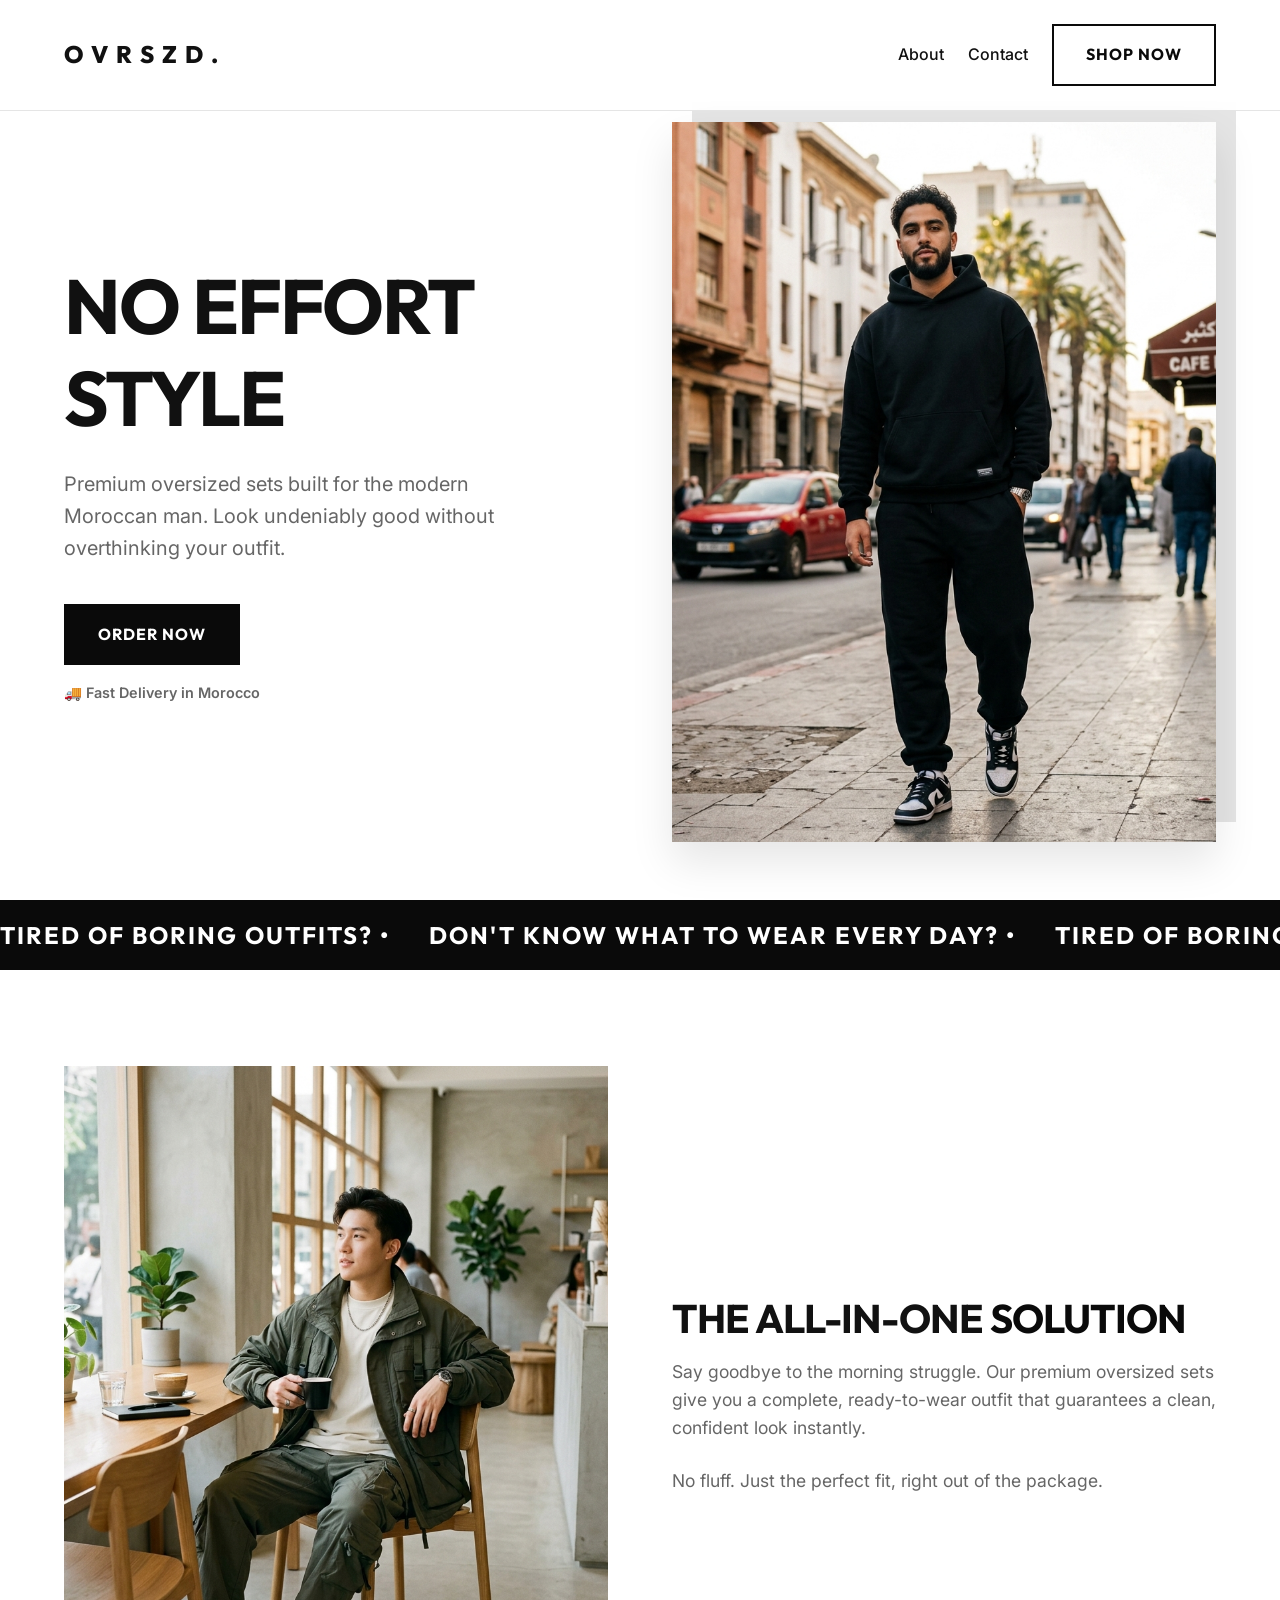
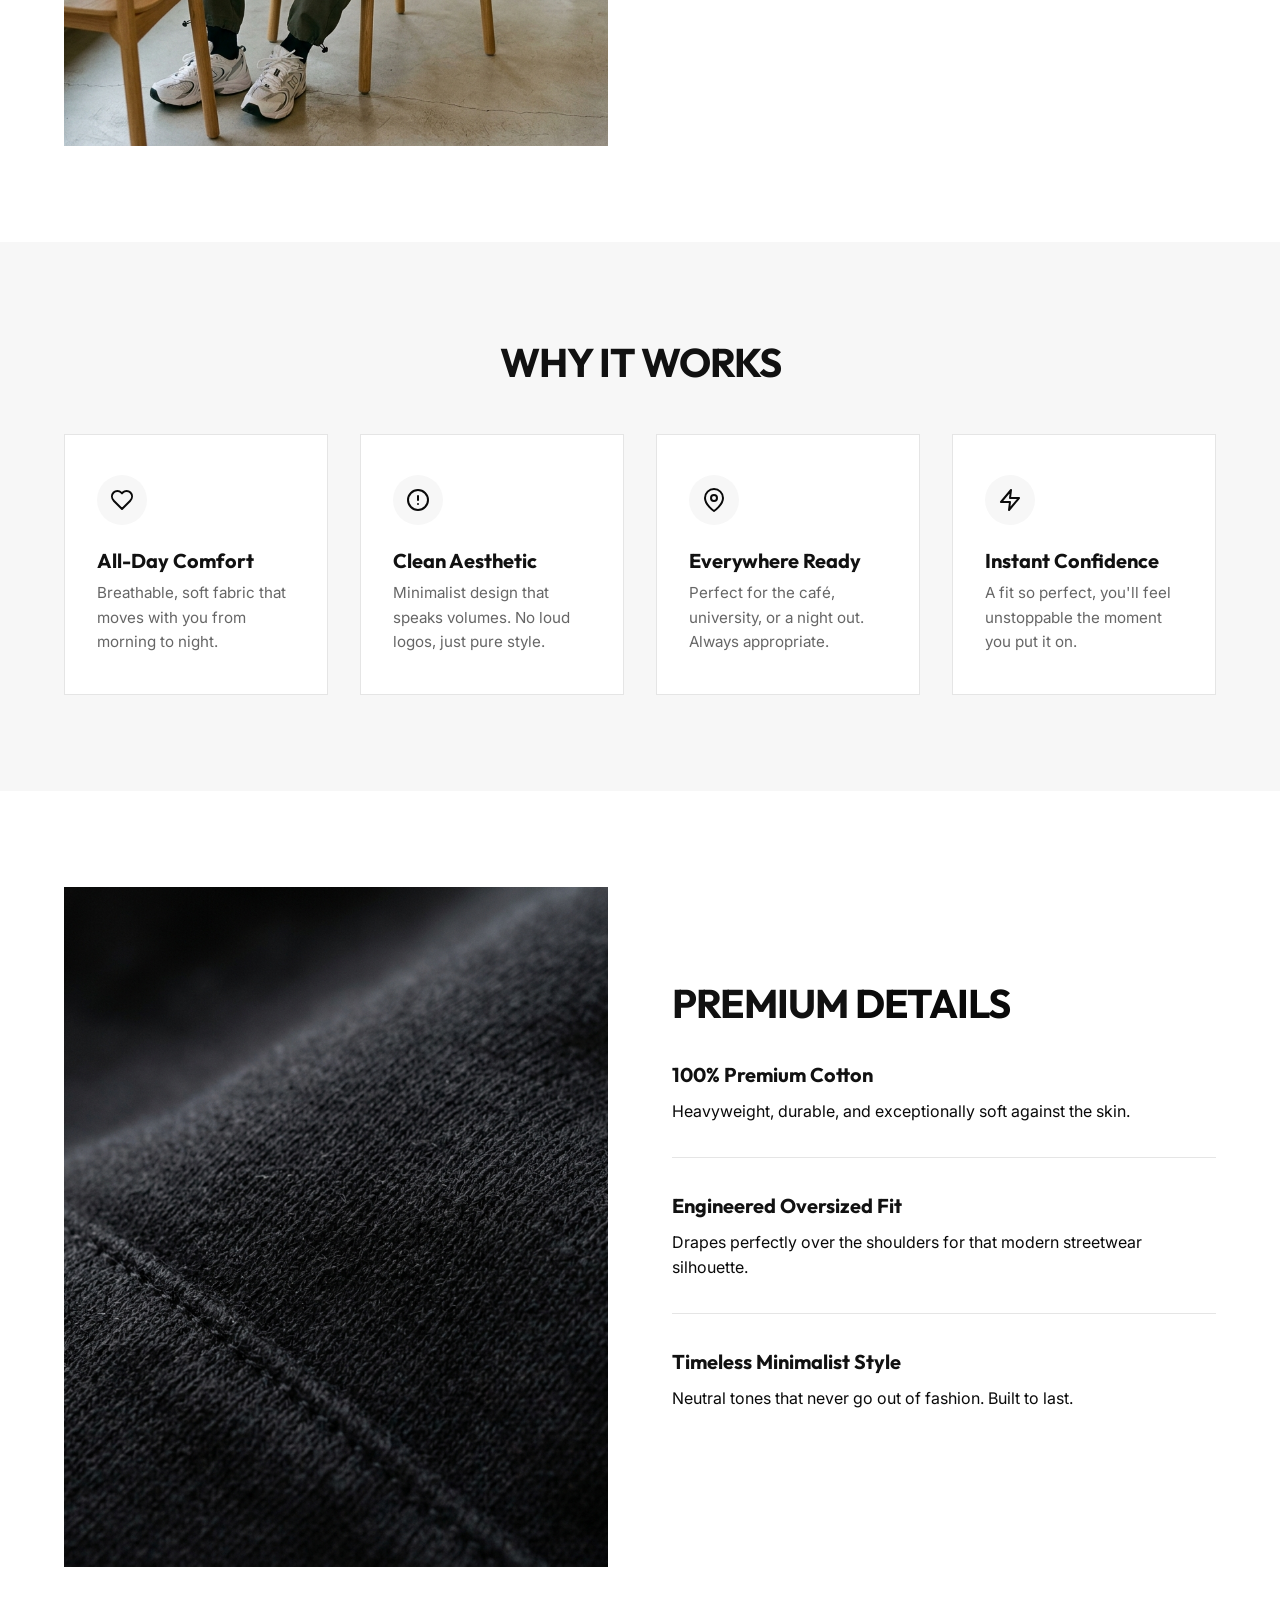
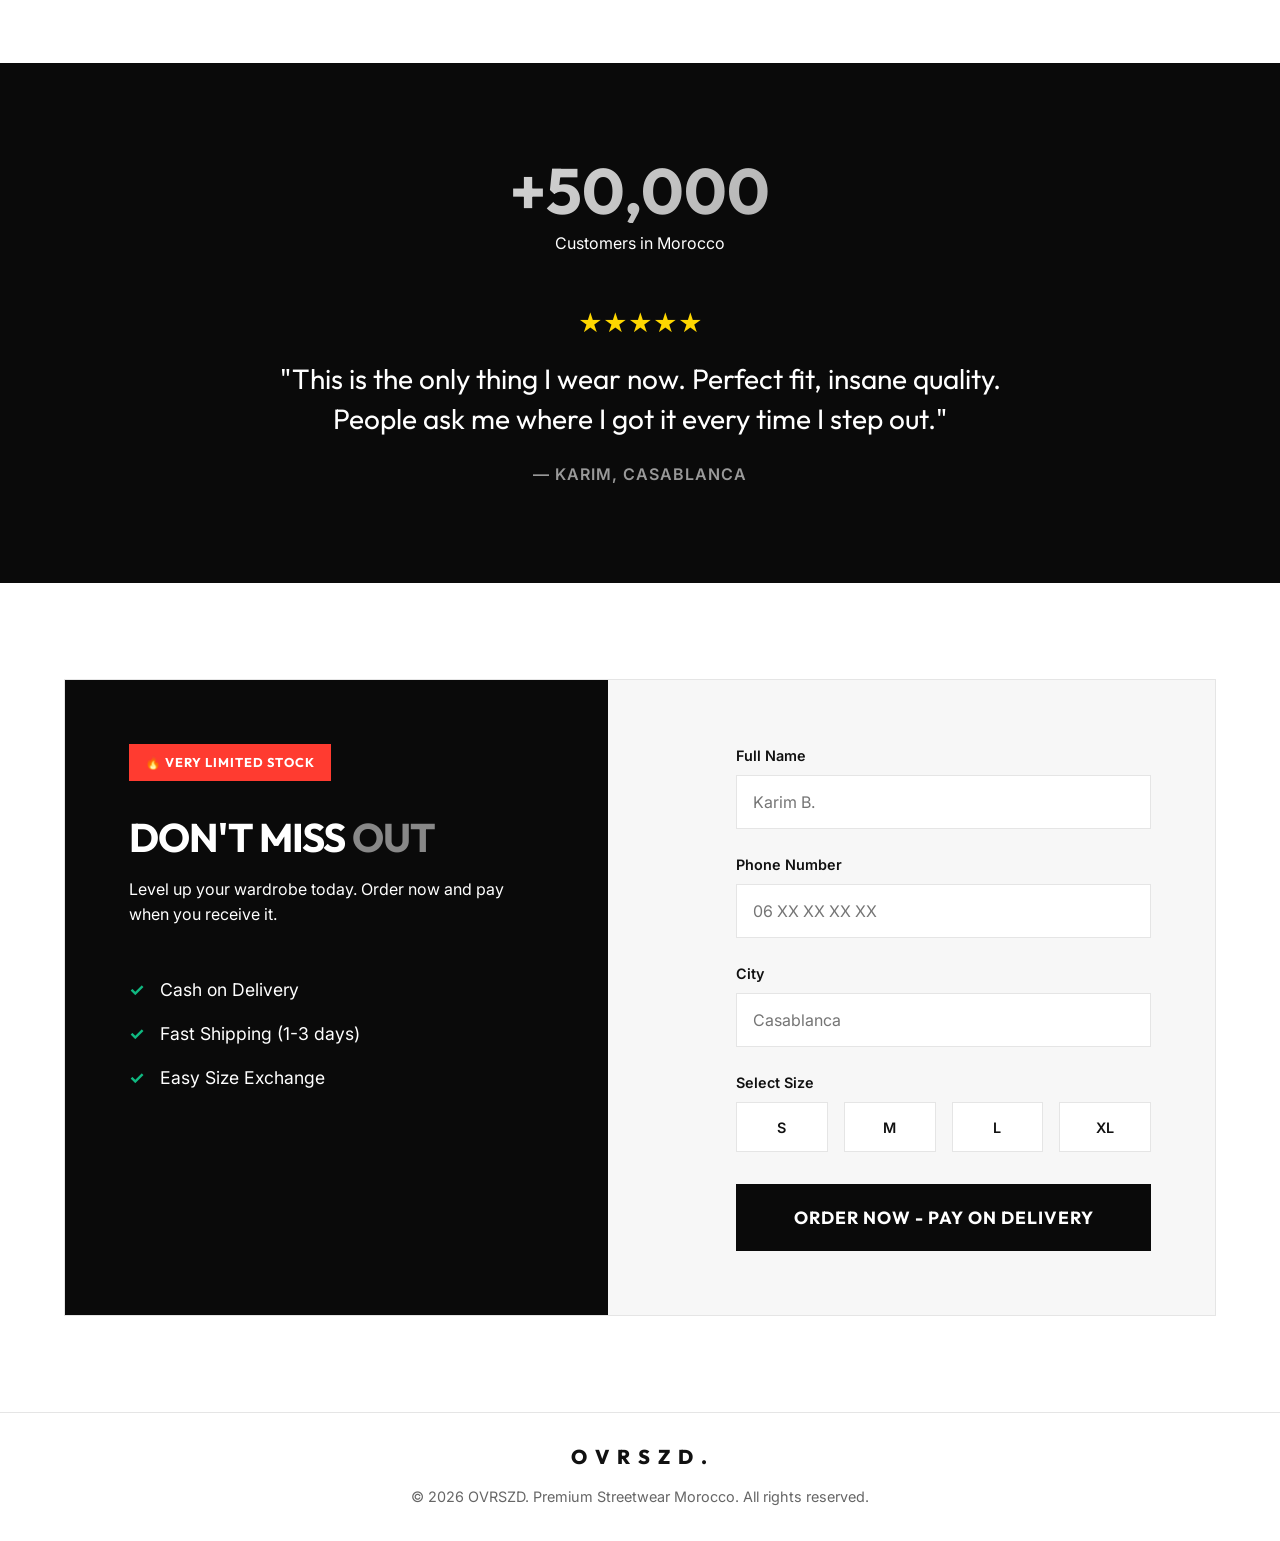
<file: SIE/index.html>
<!DOCTYPE html>
<html lang="en">

<head>
    <meta charset="UTF-8">
    <meta name="viewport" content="width=device-width, initial-scale=1.0">
    <title>Effortless Style | Premium Moroccan Streetwear</title>
    <meta name="description"
        content="Oversized tracksuit and cargo outfits made from premium cotton. Effortless style, comfort all day. Cash on delivery in Morocco.">
    <!-- Google Fonts: Inter for clean text, Outfit for bold modern headings -->
    <link
        href="https://fonts.googleapis.com/css2?family=Inter:wght@300;400;500;600&family=Outfit:wght@500;700;800&display=swap"
        rel="stylesheet">
    <link rel="stylesheet" href="style.css">
</head>

<body>
    <!-- Announcement Bar -->
    <div class="announcement-bar">
        <span>Free Shipping For Orders Over 599 DH</span>
        <svg onclick="this.parentElement.style.display='none'; document.querySelector('.navbar').style.top='0';"
            width="16" height="16" viewBox="0 0 24 24" fill="none" stroke="currentColor" stroke-width="2"
            stroke-linecap="round" stroke-linejoin="round">
            <line x1="18" y1="6" x2="6" y2="18"></line>
            <line x1="6" y1="6" x2="18" y2="18"></line>
        </svg>
    </div>

    <!-- Navbar -->
    <nav class="navbar">
        <div class="mobile-icons left-icons">
            <svg width="28" height="28" viewBox="0 0 24 24" fill="none" stroke="currentColor" stroke-width="2"
                stroke-linecap="round" stroke-linejoin="round">
                <line x1="3" y1="12" x2="21" y2="12"></line>
                <line x1="3" y1="6" x2="21" y2="6"></line>
                <line x1="3" y1="18" x2="21" y2="18"></line>
            </svg>
        </div>
        <div class="logo"><a href="index.html" style="color: inherit; text-decoration: none;">O V R S Z D .</a></div>
        <div class="nav-links" style="display: flex; gap: 24px; align-items: center;">
            <a href="about.html" style="color: inherit; text-decoration: none; font-weight: 500;">About</a>
            <a href="contact.html" style="color: inherit; text-decoration: none; font-weight: 500;">Contact</a>
            <a href="#order" class="btn btn-outline">Shop Now</a>
        </div>
        <div class="mobile-icons right-icons">
            <svg width="24" height="24" viewBox="0 0 24 24" fill="none" stroke="currentColor" stroke-width="2"
                stroke-linecap="round" stroke-linejoin="round">
                <circle cx="11" cy="11" r="8"></circle>
                <line x1="21" y1="21" x2="16.65" y2="16.65"></line>
            </svg>
            <svg width="24" height="24" viewBox="0 0 24 24" fill="none" stroke="currentColor" stroke-width="2"
                stroke-linecap="round" stroke-linejoin="round">
                <path d="M6 2L3 6v14a2 2 0 0 0 2 2h14a2 2 0 0 0 2-2V6l-3-4z"></path>
                <line x1="3" y1="6" x2="21" y2="6"></line>
                <path d="M16 10a4 4 0 0 1-8 0"></path>
            </svg>
        </div>
    </nav>

    <!-- 1. Hero Section -->
    <header class="hero">
        <div class="hero-content">
            <h1>No effort <br>style</h1>
            <p>Premium oversized sets built for the modern Moroccan man. Look undeniably good without overthinking your
                outfit.</p>
            <div class="hero-actions">
                <a href="#order" class="btn btn-primary">Order Now</a>
                <span class="delivery-badge">🚚 Fast Delivery in Morocco</span>
            </div>
        </div>
        <div class="hero-image-wrapper">
            <div class="image-accent"></div>
            <img src="images/hero.png" alt="Young man wearing premium oversized black tracksuit">
        </div>
    </header>

    <!-- 2. Problem Section (Marquee) -->
    <section class="problem">
        <div class="marquee">
            <div class="marquee-content">
                <span>TIRED OF BORING OUTFITS? • </span>
                <span>DON'T KNOW WHAT TO WEAR EVERY DAY? • </span>
                <span>TIRED OF BORING OUTFITS? • </span>
                <span>DON'T KNOW WHAT TO WEAR EVERY DAY? • </span>
                <span>TIRED OF BORING OUTFITS? • </span>
                <span>DON'T KNOW WHAT TO WEAR EVERY DAY? • </span>
            </div>
        </div>
    </section>

    <!-- 3. Solution Section -->
    <section class="solution section-padding">
        <div class="container split">
            <div class="solution-image reveal-on-scroll">
                <img src="images/lifestyle.png" alt="Stylish man in modern cafe wearing streetwear">
            </div>
            <div class="solution-text reveal-on-scroll delay-1">
                <h2 class="section-title">THE ALL-IN-ONE <span>SOLUTION</span></h2>
                <p>Say goodbye to the morning struggle. Our premium oversized sets give you a complete, ready-to-wear
                    outfit that guarantees a clean, confident look instantly.</p>
                <p>No fluff. Just the perfect fit, right out of the package.</p>
            </div>
        </div>
    </section>

    <!-- 4. Benefits Section -->
    <section class="benefits section-padding bg-light">
        <div class="container">
            <h2 class="section-title center">WHY IT WORKS</h2>
            <div class="benefits-grid">
                <div class="benefit-card reveal-on-scroll">
                    <div class="icon-wrapper">
                        <svg width="24" height="24" viewBox="0 0 24 24" fill="none" stroke="currentColor"
                            stroke-width="2" stroke-linecap="round" stroke-linejoin="round">
                            <path
                                d="M20.42 4.58a5.4 5.4 0 0 0-7.65 0l-.77.78-.77-.78a5.4 5.4 0 0 0-7.65 0C1.46 6.7 1.33 10.28 4 13l8 8 8-8c2.67-2.72 2.54-6.3.42-8.42z">
                            </path>
                        </svg>
                    </div>
                    <h3>All-Day Comfort</h3>
                    <p>Breathable, soft fabric that moves with you from morning to night.</p>
                </div>
                <div class="benefit-card reveal-on-scroll delay-1">
                    <div class="icon-wrapper">
                        <svg width="24" height="24" viewBox="0 0 24 24" fill="none" stroke="currentColor"
                            stroke-width="2" stroke-linecap="round" stroke-linejoin="round">
                            <circle cx="12" cy="12" r="10"></circle>
                            <line x1="12" y1="8" x2="12" y2="12"></line>
                            <line x1="12" y1="16" x2="12.01" y2="16"></line>
                        </svg>
                    </div>
                    <h3>Clean Aesthetic</h3>
                    <p>Minimalist design that speaks volumes. No loud logos, just pure style.</p>
                </div>
                <div class="benefit-card reveal-on-scroll delay-2">
                    <div class="icon-wrapper">
                        <svg width="24" height="24" viewBox="0 0 24 24" fill="none" stroke="currentColor"
                            stroke-width="2" stroke-linecap="round" stroke-linejoin="round">
                            <path d="M21 10c0 7-9 13-9 13s-9-6-9-13a9 9 0 0 1 18 0z"></path>
                            <circle cx="12" cy="10" r="3"></circle>
                        </svg>
                    </div>
                    <h3>Everywhere Ready</h3>
                    <p>Perfect for the café, university, or a night out. Always appropriate.</p>
                </div>
                <div class="benefit-card reveal-on-scroll delay-3">
                    <div class="icon-wrapper">
                        <svg width="24" height="24" viewBox="0 0 24 24" fill="none" stroke="currentColor"
                            stroke-width="2" stroke-linecap="round" stroke-linejoin="round">
                            <polygon points="13 2 3 14 12 14 11 22 21 10 12 10 13 2"></polygon>
                        </svg>
                    </div>
                    <h3>Instant Confidence</h3>
                    <p>A fit so perfect, you'll feel unstoppable the moment you put it on.</p>
                </div>
            </div>
        </div>
    </section>

    <!-- 6. Product Details Section -->
    <section class="details section-padding">
        <div class="container split reverse">
            <div class="details-text reveal-on-scroll delay-1">
                <h2 class="section-title">PREMIUM <span>DETAILS</span></h2>
                <ul class="details-list">
                    <li>
                        <strong>100% Premium Cotton</strong>
                        <span>Heavyweight, durable, and exceptionally soft against the skin.</span>
                    </li>
                    <li>
                        <strong>Engineered Oversized Fit</strong>
                        <span>Drapes perfectly over the shoulders for that modern streetwear silhouette.</span>
                    </li>
                    <li>
                        <strong>Timeless Minimalist Style</strong>
                        <span>Neutral tones that never go out of fashion. Built to last.</span>
                    </li>
                </ul>
            </div>
            <div class="details-image reveal-on-scroll">
                <img src="images/detail.png" alt="Close up of premium heavyweight cotton fabric">
            </div>
        </div>
    </section>

    <!-- 5. Social Proof Section -->
    <section class="social-proof section-padding bg-dark text-white">
        <div class="container text-center">
            <div class="proof-stats reveal-on-scroll">
                <h2 class="counter">+50,000</h2>
                <p>Customers in Morocco</p>
            </div>
            <div class="testimonial reveal-on-scroll delay-1">
                <div class="stars">★★★★★</div>
                <p>"This is the only thing I wear now. Perfect fit, insane quality. People ask me where I got it every
                    time I step out."</p>
                <div class="author">— Karim, Casablanca</div>
            </div>
        </div>
    </section>

    <!-- 7 & 8. Urgency & Final CTA -->
    <section id="order" class="checkout-section section-padding">
        <div class="container">
            <div class="checkout-wrapper reveal-on-scroll">
                <div class="checkout-info">
                    <div class="urgency-badge">🔥 VERY LIMITED STOCK</div>
                    <h2 class="section-title">DON'T MISS <span>OUT</span></h2>
                    <p>Level up your wardrobe today. Order now and pay when you receive it.</p>

                    <div class="checkout-features">
                        <div class="feature"><span class="check">✓</span> Cash on Delivery</div>
                        <div class="feature"><span class="check">✓</span> Fast Shipping (1-3 days)</div>
                        <div class="feature"><span class="check">✓</span> Easy Size Exchange</div>
                    </div>
                </div>

                <div class="checkout-form-container">
                    <form class="order-form">
                        <div class="form-row">
                            <div class="form-group">
                                <label for="fullName">Full Name</label>
                                <input type="text" id="fullName" placeholder="Karim B." required>
                            </div>
                        </div>
                        <div class="form-row">
                            <div class="form-group">
                                <label for="phone">Phone Number</label>
                                <input type="tel" id="phone" placeholder="06 XX XX XX XX" required>
                            </div>
                        </div>
                        <div class="form-row">
                            <div class="form-group">
                                <label for="city">City</label>
                                <input type="text" id="city" placeholder="Casablanca" required>
                            </div>
                        </div>
                        <div class="form-row">
                            <div class="form-group">
                                <label>Select Size</label>
                                <div class="size-selector">
                                    <label class="size-option">
                                        <input type="radio" name="size" value="s" required>
                                        <span class="size-box">S</span>
                                    </label>
                                    <label class="size-option">
                                        <input type="radio" name="size" value="m">
                                        <span class="size-box">M</span>
                                    </label>
                                    <label class="size-option">
                                        <input type="radio" name="size" value="l">
                                        <span class="size-box">L</span>
                                    </label>
                                    <label class="size-option">
                                        <input type="radio" name="size" value="xl">
                                        <span class="size-box">XL</span>
                                    </label>
                                </div>
                            </div>
                        </div>
                        <button type="submit" class="btn btn-primary full-width btn-large">Order Now - Pay on
                            Delivery</button>
                    </form>
                </div>
            </div>
        </div>
    </section>

    <footer>
        <div class="container">
            <div class="footer-content">
                <div class="footer-logo">O V R S Z D .</div>
                <p>&copy; 2026 OVRSZD. Premium Streetwear Morocco. All rights reserved.</p>
            </div>
        </div>
    </footer>

    <script>
        // Form submission handling
        document.querySelector('.order-form').addEventListener('submit', function (e) {
            e.preventDefault();
            const btn = this.querySelector('button');
            const originalText = btn.innerText;
            btn.innerText = 'Processing...';
            btn.classList.add('loading');

            setTimeout(() => {
                btn.classList.remove('loading');
                btn.innerText = 'Order Confirmed! 🎉';
                btn.style.backgroundColor = '#10B981'; // Success green
                btn.style.borderColor = '#10B981';

                setTimeout(() => {
                    btn.innerText = originalText;
                    btn.style.backgroundColor = '';
                    btn.style.borderColor = '';
                    this.reset();
                }, 3000);
            }, 1500);
        });

        // Intersection Observer for scroll animations
        const observerOptions = {
            root: null,
            rootMargin: '0px',
            threshold: 0.1
        };

        const observer = new IntersectionObserver((entries, observer) => {
            entries.forEach(entry => {
                if (entry.isIntersecting) {
                    entry.target.classList.add('active');
                    observer.unobserve(entry.target);
                }
            });
        }, observerOptions);

        document.querySelectorAll('.reveal-on-scroll').forEach(el => {
            observer.observe(el);
        });
    </script>
</body>

</html>
</file>
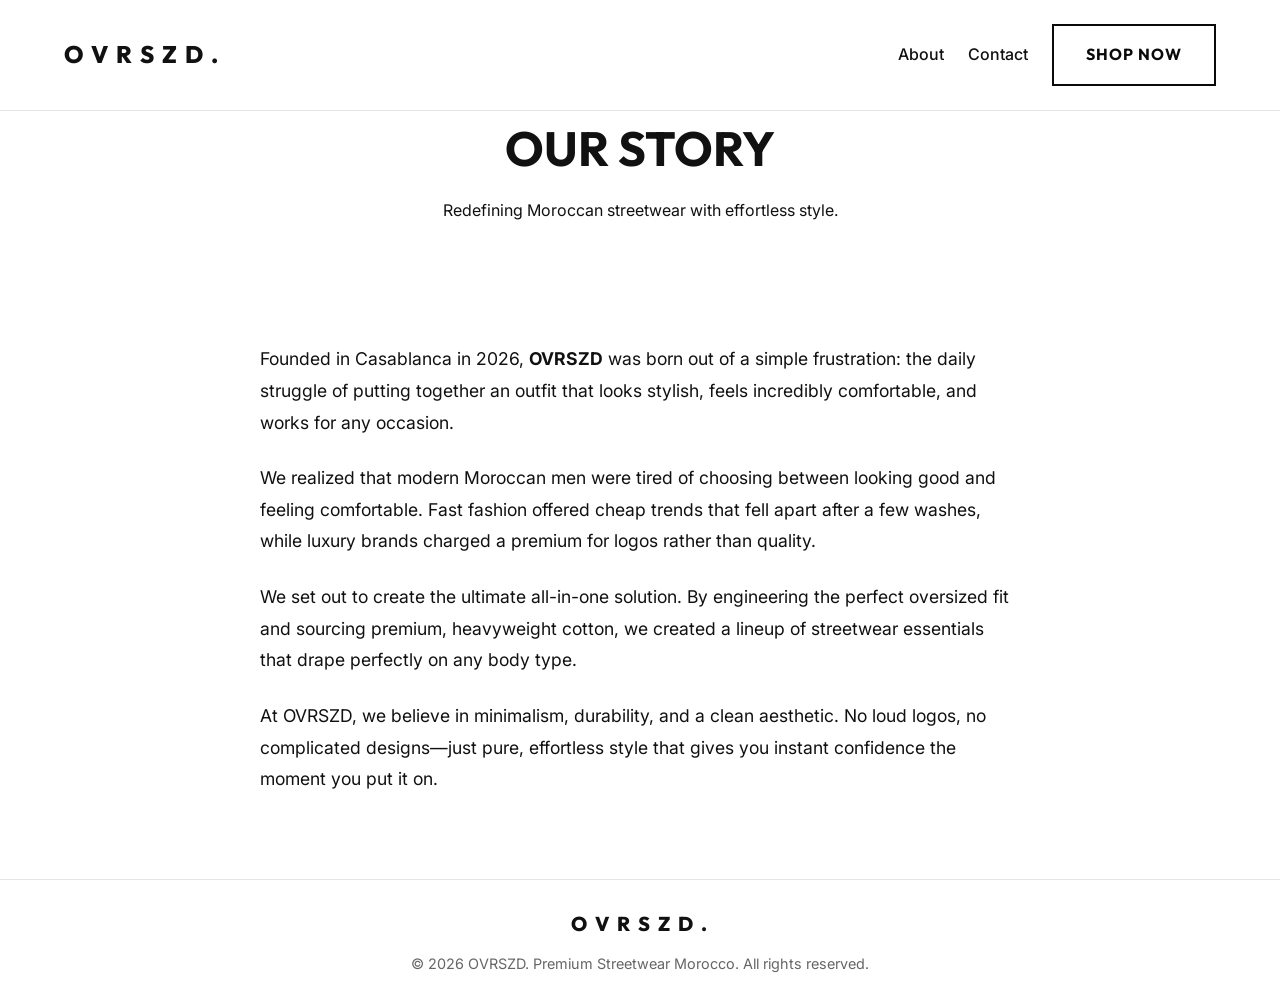
<file: SIE/about.html>
<!DOCTYPE html>
<html lang="en">

<head>
    <meta charset="UTF-8">
    <meta name="viewport" content="width=device-width, initial-scale=1.0">
    <title>About Us | OVRSZD</title>
    <meta name="description" content="Learn more about OVRSZD, the premium Moroccan streetwear brand.">
    <!-- Google Fonts: Inter for clean text, Outfit for bold modern headings -->
    <link
        href="https://fonts.googleapis.com/css2?family=Inter:wght@300;400;500;600&family=Outfit:wght@500;700;800&display=swap"
        rel="stylesheet">
    <link rel="stylesheet" href="style.css">
    <style>
        .page-header {
            padding: 120px 20px 60px;
            text-align: center;
            background-color: var(--light-bg);
        }

        .page-header h1 {
            font-size: 3rem;
            margin-bottom: 20px;
        }

        .about-content {
            max-width: 800px;
            margin: 0 auto;
            padding: 60px 20px;
            font-size: 1.1rem;
            line-height: 1.8;
            color: var(--gray-700);
        }

        .about-content p {
            margin-bottom: 24px;
        }

        .nav-links {
            display: flex;
            gap: 24px;
            align-items: center;
        }

        .nav-link {
            color: inherit;
            text-decoration: none;
            font-weight: 500;
            transition: opacity 0.3s ease;
        }

        .nav-link:hover {
            opacity: 0.7;
        }
    </style>
</head>

<body>
    <!-- Announcement Bar -->
    <div class="announcement-bar">
        <span>Free Shipping For Orders Over 599 DH</span>
        <svg onclick="this.parentElement.style.display='none'; document.querySelector('.navbar').style.top='0';" width="16" height="16" viewBox="0 0 24 24" fill="none" stroke="currentColor" stroke-width="2" stroke-linecap="round" stroke-linejoin="round"><line x1="18" y1="6" x2="6" y2="18"></line><line x1="6" y1="6" x2="18" y2="18"></line></svg>
    </div>

    <!-- Navbar -->
    <nav class="navbar">
        <div class="mobile-icons left-icons">
            <svg width="28" height="28" viewBox="0 0 24 24" fill="none" stroke="currentColor" stroke-width="2" stroke-linecap="round" stroke-linejoin="round"><line x1="3" y1="12" x2="21" y2="12"></line><line x1="3" y1="6" x2="21" y2="6"></line><line x1="3" y1="18" x2="21" y2="18"></line></svg>
        </div>
        <div class="logo"><a href="index.html" style="color: inherit; text-decoration: none;">O V R S Z D .</a></div>
        <div class="nav-links">
            <a href="about.html" class="nav-link">About</a>
            <a href="contact.html" class="nav-link">Contact</a>
            <a href="index.html#order" class="btn btn-outline">Shop Now</a>
        </div>
        <div class="mobile-icons right-icons">
            <svg width="24" height="24" viewBox="0 0 24 24" fill="none" stroke="currentColor" stroke-width="2" stroke-linecap="round" stroke-linejoin="round"><circle cx="11" cy="11" r="8"></circle><line x1="21" y1="21" x2="16.65" y2="16.65"></line></svg>
            <svg width="24" height="24" viewBox="0 0 24 24" fill="none" stroke="currentColor" stroke-width="2" stroke-linecap="round" stroke-linejoin="round"><path d="M6 2L3 6v14a2 2 0 0 0 2 2h14a2 2 0 0 0 2-2V6l-3-4z"></path><line x1="3" y1="6" x2="21" y2="6"></line><path d="M16 10a4 4 0 0 1-8 0"></path></svg>
        </div>
    </nav>

    <!-- Page Header -->
    <header class="page-header">
        <div class="container">
            <h1>OUR STORY</h1>
            <p>Redefining Moroccan streetwear with effortless style.</p>
        </div>
    </header>

    <!-- About Content -->
    <section class="about-content">
        <p>Founded in Casablanca in 2026, <strong>OVRSZD</strong> was born out of a simple frustration: the daily
            struggle of putting together an outfit that looks stylish, feels incredibly comfortable, and works for any
            occasion.</p>

        <p>We realized that modern Moroccan men were tired of choosing between looking good and feeling comfortable.
            Fast fashion offered cheap trends that fell apart after a few washes, while luxury brands charged a premium
            for logos rather than quality.</p>

        <p>We set out to create the ultimate all-in-one solution. By engineering the perfect oversized fit and sourcing
            premium, heavyweight cotton, we created a lineup of streetwear essentials that drape perfectly on any body
            type.</p>

        <p>At OVRSZD, we believe in minimalism, durability, and a clean aesthetic. No loud logos, no complicated
            designs—just pure, effortless style that gives you instant confidence the moment you put it on.</p>
    </section>

    <!-- Footer -->
    <footer>
        <div class="container">
            <div class="footer-content">
                <div class="footer-logo">O V R S Z D .</div>
                <p>&copy; 2026 OVRSZD. Premium Streetwear Morocco. All rights reserved.</p>
            </div>
        </div>
    </footer>
</body>

</html>
</file>
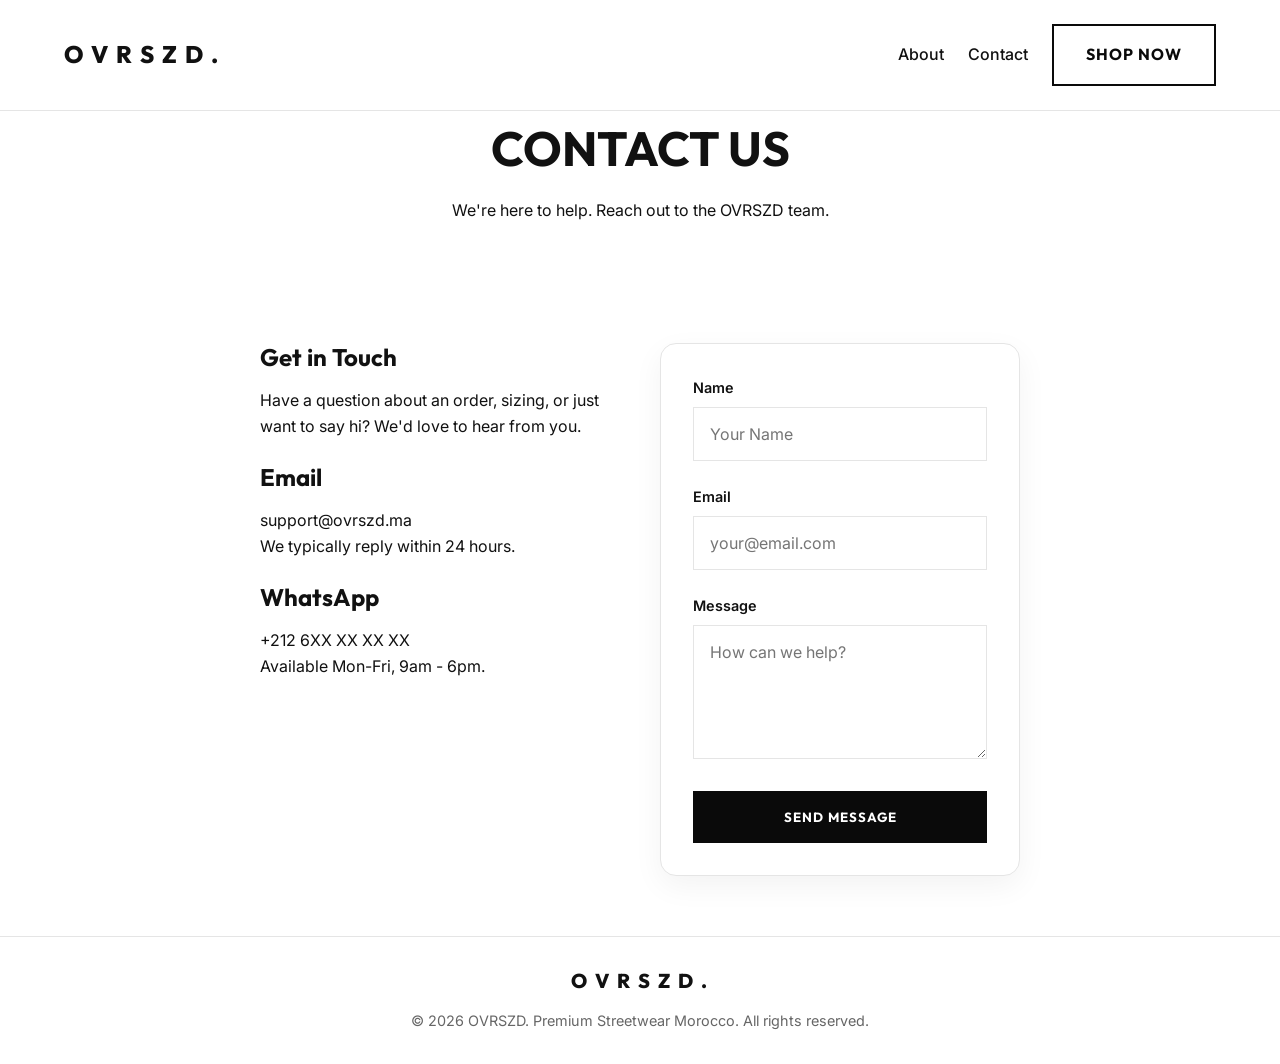
<file: SIE/contact.html>
<!DOCTYPE html>
<html lang="en">

<head>
    <meta charset="UTF-8">
    <meta name="viewport" content="width=device-width, initial-scale=1.0">
    <title>Contact Us | OVRSZD</title>
    <meta name="description" content="Get in touch with the OVRSZD team.">
    <!-- Google Fonts: Inter for clean text, Outfit for bold modern headings -->
    <link
        href="https://fonts.googleapis.com/css2?family=Inter:wght@300;400;500;600&family=Outfit:wght@500;700;800&display=swap"
        rel="stylesheet">
    <link rel="stylesheet" href="style.css">
    <style>
        .page-header {
            padding: 120px 20px 60px;
            text-align: center;
            background-color: var(--light-bg);
        }

        .page-header h1 {
            font-size: 3rem;
            margin-bottom: 20px;
        }

        .contact-container {
            max-width: 800px;
            margin: 0 auto;
            padding: 60px 20px;
            display: grid;
            grid-template-columns: 1fr 1fr;
            gap: 40px;
        }

        @media (max-width: 768px) {
            .contact-container {
                grid-template-columns: 1fr;
            }
        }

        .contact-info h3 {
            margin-bottom: 16px;
            font-family: 'Outfit', sans-serif;
            font-size: 1.5rem;
        }

        .contact-info p {
            color: var(--gray-700);
            margin-bottom: 24px;
            line-height: 1.6;
        }

        .nav-links {
            display: flex;
            gap: 24px;
            align-items: center;
        }

        .nav-link {
            color: inherit;
            text-decoration: none;
            font-weight: 500;
            transition: opacity 0.3s ease;
        }

        .nav-link:hover {
            opacity: 0.7;
        }
    </style>
</head>

<body>
    <!-- Announcement Bar -->
    <div class="announcement-bar">
        <span>Free Shipping For Orders Over 599 DH</span>
        <svg onclick="this.parentElement.style.display='none'; document.querySelector('.navbar').style.top='0';" width="16" height="16" viewBox="0 0 24 24" fill="none" stroke="currentColor" stroke-width="2" stroke-linecap="round" stroke-linejoin="round"><line x1="18" y1="6" x2="6" y2="18"></line><line x1="6" y1="6" x2="18" y2="18"></line></svg>
    </div>

    <!-- Navbar -->
    <nav class="navbar">
        <div class="mobile-icons left-icons">
            <svg width="28" height="28" viewBox="0 0 24 24" fill="none" stroke="currentColor" stroke-width="2" stroke-linecap="round" stroke-linejoin="round"><line x1="3" y1="12" x2="21" y2="12"></line><line x1="3" y1="6" x2="21" y2="6"></line><line x1="3" y1="18" x2="21" y2="18"></line></svg>
        </div>
        <div class="logo"><a href="index.html" style="color: inherit; text-decoration: none;">O V R S Z D .</a></div>
        <div class="nav-links">
            <a href="about.html" class="nav-link">About</a>
            <a href="contact.html" class="nav-link">Contact</a>
            <a href="index.html#order" class="btn btn-outline">Shop Now</a>
        </div>
        <div class="mobile-icons right-icons">
            <svg width="24" height="24" viewBox="0 0 24 24" fill="none" stroke="currentColor" stroke-width="2" stroke-linecap="round" stroke-linejoin="round"><circle cx="11" cy="11" r="8"></circle><line x1="21" y1="21" x2="16.65" y2="16.65"></line></svg>
            <svg width="24" height="24" viewBox="0 0 24 24" fill="none" stroke="currentColor" stroke-width="2" stroke-linecap="round" stroke-linejoin="round"><path d="M6 2L3 6v14a2 2 0 0 0 2 2h14a2 2 0 0 0 2-2V6l-3-4z"></path><line x1="3" y1="6" x2="21" y2="6"></line><path d="M16 10a4 4 0 0 1-8 0"></path></svg>
        </div>
    </nav>

    <!-- Page Header -->
    <header class="page-header">
        <div class="container">
            <h1>CONTACT US</h1>
            <p>We're here to help. Reach out to the OVRSZD team.</p>
        </div>
    </header>

    <!-- Contact Content -->
    <section class="contact-container">
        <div class="contact-info">
            <h3>Get in Touch</h3>
            <p>Have a question about an order, sizing, or just want to say hi? We'd love to hear from you.</p>

            <h3>Email</h3>
            <p>support@ovrszd.ma<br>We typically reply within 24 hours.</p>

            <h3>WhatsApp</h3>
            <p>+212 6XX XX XX XX<br>Available Mon-Fri, 9am - 6pm.</p>
        </div>

        <div class="checkout-form-container"
            style="background: white; border: 1px solid var(--accent); padding: 32px; border-radius: 16px; box-shadow: 0 10px 30px rgba(0,0,0,0.05);">
            <form class="order-form"
                onsubmit="event.preventDefault(); alert('Message sent! We will get back to you soon.'); this.reset();">
                <div class="form-row">
                    <div class="form-group">
                        <label for="name">Name</label>
                        <input type="text" id="name" placeholder="Your Name" required>
                    </div>
                </div>
                <div class="form-row">
                    <div class="form-group">
                        <label for="email">Email</label>
                        <input type="email" id="email" placeholder="your@email.com" required>
                    </div>
                </div>
                <div class="form-row">
                    <div class="form-group">
                        <label for="message">Message</label>
                        <textarea id="message" rows="5" placeholder="How can we help?" required
                            style="resize: vertical;"></textarea>
                    </div>
                </div>
                <button type="submit" class="btn btn-primary full-width">Send Message</button>
            </form>
        </div>
    </section>

    <!-- Footer -->
    <footer>
        <div class="container">
            <div class="footer-content">
                <div class="footer-logo">O V R S Z D .</div>
                <p>&copy; 2026 OVRSZD. Premium Streetwear Morocco. All rights reserved.</p>
            </div>
        </div>
    </footer>
</body>

</html>
</file>
<file: SIE/style.css>
/* Custom Properties */
:root {
    --primary: #0a0a0a;
    --secondary: #222222;
    --accent: #e5e5e5;
    --bg-main: #ffffff;
    --bg-light: #f7f7f7;
    --text-dark: #111111;
    --text-muted: #666666;
    --white: #ffffff;

    --font-heading: 'Outfit', sans-serif;
    --font-body: 'Inter', sans-serif;

    --transition: all 0.3s cubic-bezier(0.25, 0.8, 0.25, 1);
    --border-radius: 8px;
}

/* Reset & Base Styles */
* {
    margin: 0;
    padding: 0;
    box-sizing: border-box;
}

html {
    scroll-behavior: smooth;
}

body {
    font-family: var(--font-body);
    color: var(--text-dark);
    background-color: var(--bg-main);
    line-height: 1.6;
    overflow-x: hidden;
}

img {
    max-width: 100%;
    height: auto;
    display: block;
}

/* Typography */
h1,
h2,
h3,
h4,
.logo,
.footer-logo {
    font-family: var(--font-heading);
    font-weight: 700;
    line-height: 1.2;
}

.section-title {
    font-size: 2.5rem;
    margin-bottom: 1rem;
    text-transform: uppercase;
    letter-spacing: -1px;
}

.section-title span {
    color: var(--primary);
}

.section-title.center {
    text-align: center;
    margin-bottom: 3rem;
}

/* Layout Utilities */
.container {
    width: 90%;
    max-width: 1200px;
    margin: 0 auto;
}

.section-padding {
    padding: 6rem 0;
}

.bg-light {
    background-color: var(--bg-light);
}

.bg-dark {
    background-color: var(--primary);
}

.text-white {
    color: var(--white);
}

.text-center {
    text-align: center;
}

/* Buttons */
.btn {
    display: inline-block;
    padding: 1rem 2rem;
    font-family: var(--font-heading);
    font-weight: 700;
    text-transform: uppercase;
    text-decoration: none;
    letter-spacing: 1px;
    border-radius: 0;
    cursor: pointer;
    transition: var(--transition);
    border: 2px solid transparent;
}

.btn-primary {
    background-color: var(--primary);
    color: var(--white);
    border-color: var(--primary);
}

.btn-primary:hover {
    background-color: var(--white);
    color: var(--primary);
}

.btn-outline {
    background-color: transparent;
    color: var(--primary);
    border-color: var(--primary);
}

.btn-outline:hover {
    background-color: var(--primary);
    color: var(--white);
}

.full-width {
    width: 100%;
}

.btn-large {
    padding: 1.25rem 2rem;
    font-size: 1.1rem;
}

/* Navbar */
.navbar {
    display: flex;
    justify-content: space-between;
    align-items: center;
    padding: 1.5rem 5%;
    background-color: var(--bg-main);
    position: fixed;
    top: 0;
    left: 0;
    width: 100%;
    z-index: 100;
    border-bottom: 1px solid var(--accent);
    backdrop-filter: blur(10px);
    background-color: rgba(255, 255, 255, 0.9);
}

/* Announcement Bar */
.announcement-bar {
    display: none;
    /* Hide on desktop by default, or you can keep it */
    background-color: #3b2a22;
    /* Dark brown from image */
    color: white;
    text-align: center;
    padding: 10px 15px;
    font-size: 0.9rem;
    font-weight: 600;
    position: relative;
    z-index: 101;
}

.announcement-bar svg {
    position: absolute;
    right: 15px;
    top: 50%;
    transform: translateY(-50%);
    cursor: pointer;
}

.mobile-icons {
    display: none;
}

.logo {
    font-size: 1.5rem;
    font-weight: 800;
    letter-spacing: 2px;
}

/* Hero Section */
.hero {
    min-height: 100vh;
    display: grid;
    grid-template-columns: 1fr 1fr;
    align-items: center;
    padding: 6rem 5% 2rem;
    gap: 4rem;
}

.hero-content {
    max-width: 600px;
}

.hero h1 {
    font-size: clamp(3rem, 6vw, 5rem);
    text-transform: uppercase;
    letter-spacing: -2px;
    margin-bottom: 1.5rem;
}

.hero p {
    font-size: 1.25rem;
    color: var(--text-muted);
    margin-bottom: 2.5rem;
    max-width: 450px;
}

.hero-actions {
    display: flex;
    flex-direction: column;
    gap: 1rem;
    align-items: flex-start;
}

.delivery-badge {
    font-size: 0.9rem;
    font-weight: 600;
    color: var(--text-muted);
    display: flex;
    align-items: center;
    gap: 0.5rem;
}

.hero-image-wrapper {
    position: relative;
    height: 80vh;
    width: 100%;
}

.image-accent {
    position: absolute;
    top: -20px;
    right: -20px;
    width: 100%;
    height: 100%;
    background-color: var(--accent);
    z-index: -1;
}

.hero-image-wrapper img {
    width: 100%;
    height: 100%;
    object-fit: cover;
    box-shadow: 0 20px 40px rgba(0, 0, 0, 0.1);
}

/* Marquee */
.problem {
    background-color: var(--primary);
    color: var(--white);
    padding: 1rem 0;
    overflow: hidden;
    white-space: nowrap;
}

.marquee-content {
    display: inline-block;
    animation: marquee 20s linear infinite;
    font-family: var(--font-heading);
    font-weight: 700;
    font-size: 1.5rem;
    letter-spacing: 2px;
}

.marquee-content span {
    padding-right: 2rem;
}

@keyframes marquee {
    0% {
        transform: translateX(0);
    }

    100% {
        transform: translateX(-50%);
    }
}

/* Split Layouts (Solution & Details) */
.split {
    display: grid;
    grid-template-columns: 1fr 1fr;
    gap: 4rem;
    align-items: center;
}

.split.reverse .details-text {
    order: 2;
}

.split.reverse .details-image {
    order: 1;
}

.solution-text p {
    font-size: 1.1rem;
    color: var(--text-muted);
    margin-bottom: 1.5rem;
}

.solution-image img,
.details-image img {
    width: 100%;
    aspect-ratio: 4/5;
    object-fit: cover;
}

/* Benefits Grid */
.benefits-grid {
    display: grid;
    grid-template-columns: repeat(auto-fit, minmax(250px, 1fr));
    gap: 2rem;
}

.benefit-card {
    background: var(--white);
    padding: 2.5rem 2rem;
    border: 1px solid var(--accent);
    transition: var(--transition);
}

.benefit-card:hover {
    transform: translateY(-5px);
    box-shadow: 0 10px 30px rgba(0, 0, 0, 0.05);
}

.icon-wrapper {
    width: 50px;
    height: 50px;
    background-color: var(--bg-light);
    display: flex;
    align-items: center;
    justify-content: center;
    border-radius: 50%;
    margin-bottom: 1.5rem;
    color: var(--primary);
}

.benefit-card h3 {
    font-size: 1.25rem;
    margin-bottom: 0.5rem;
}

.benefit-card p {
    color: var(--text-muted);
    font-size: 0.95rem;
}

/* Details List */
.details-list {
    list-style: none;
    margin-top: 2rem;
}

.details-list li {
    margin-bottom: 2rem;
    padding-bottom: 2rem;
    border-bottom: 1px solid var(--accent);
}

.details-list li:last-child {
    border-bottom: none;
}

.details-list strong {
    display: block;
    font-size: 1.25rem;
    font-family: var(--font-heading);
    margin-bottom: 0.5rem;
}

.details-list span {
    color: var(--primary);
}

/* Social Proof */
.social-proof {
    display: flex;
    flex-direction: column;
    align-items: center;
    justify-content: center;
    min-height: 50vh;
}

.proof-stats {
    margin-bottom: 3rem;
}

.counter {
    font-size: 4rem;
    line-height: 1;
    margin-bottom: 0.5rem;
    background: linear-gradient(135deg, #fff, #888);
    -webkit-background-clip: text;
    background-clip: text;
    -webkit-text-fill-color: transparent;
}

.testimonial {
    max-width: 800px;
    margin: 0 auto;
}

.stars {
    color: #FFD700;
    font-size: 1.5rem;
    margin-bottom: 1rem;
}

.testimonial p {
    font-size: 1.75rem;
    font-family: var(--font-heading);
    line-height: 1.4;
    margin-bottom: 1.5rem;
}

.author {
    color: #999;
    font-weight: 600;
    text-transform: uppercase;
    letter-spacing: 1px;
}

/* Checkout Section */
.checkout-wrapper {
    display: grid;
    grid-template-columns: 1fr 1fr;
    gap: 4rem;
    background: var(--bg-light);
    border: 1px solid var(--accent);
}

.checkout-info {
    padding: 4rem;
    background: var(--primary);
    color: var(--white);
}

.checkout-info .section-title span {
    color: #888;
}

.urgency-badge {
    display: inline-block;
    padding: 0.5rem 1rem;
    background: #FF3B30;
    color: white;
    font-weight: 700;
    font-family: var(--font-heading);
    letter-spacing: 1px;
    font-size: 0.8rem;
    margin-bottom: 2rem;
}

.checkout-features {
    margin-top: 3rem;
    display: flex;
    flex-direction: column;
    gap: 1rem;
}

.feature {
    display: flex;
    align-items: center;
    gap: 1rem;
    font-size: 1.1rem;
}

.check {
    color: #10B981;
    font-weight: bold;
}

.checkout-form-container {
    padding: 4rem;
}

.form-row {
    margin-bottom: 1.5rem;
}

.form-group label {
    display: block;
    margin-bottom: 0.5rem;
    font-weight: 600;
    font-size: 0.9rem;
}

.form-group input[type="text"],
.form-group input[type="tel"],
.form-group input[type="email"],
.form-group textarea {
    width: 100%;
    padding: 1rem;
    border: 1px solid var(--accent);
    background: var(--bg-main);
    font-family: var(--font-body);
    font-size: 1rem;
    transition: var(--transition);
    border-radius: 0;
}

.form-group input:focus {
    outline: none;
    border-color: var(--primary);
}

/* Size Selector */
.size-selector {
    display: flex;
    gap: 1rem;
}

.size-option {
    cursor: pointer;
    flex: 1;
}

.size-option input {
    display: none;
}

.size-box {
    display: flex;
    align-items: center;
    justify-content: center;
    height: 50px;
    border: 1px solid var(--accent);
    font-weight: 600;
    transition: var(--transition);
    background: var(--bg-main);
}

.size-option input:checked+.size-box {
    background: var(--primary);
    color: var(--white);
    border-color: var(--primary);
}

/* Footer */
footer {
    padding: 2rem 0;
    border-top: 1px solid var(--accent);
    text-align: center;
}

.footer-content {
    display: flex;
    flex-direction: column;
    align-items: center;
    gap: 1rem;
}

.footer-logo {
    font-size: 1.25rem;
    font-weight: 800;
    letter-spacing: 2px;
}

footer p {
    color: var(--text-muted);
    font-size: 0.9rem;
}

/* Scroll Animations */
.reveal-on-scroll {
    opacity: 0;
    transform: translateY(30px);
    transition: opacity 0.8s ease-out, transform 0.8s ease-out;
}

.reveal-on-scroll.active {
    opacity: 1;
    transform: translateY(0);
}

.delay-1 {
    transition-delay: 0.1s;
}

.delay-2 {
    transition-delay: 0.2s;
}

.delay-3 {
    transition-delay: 0.3s;
}

/* Responsive Design */
@media (max-width: 992px) {
    .hero {
        grid-template-columns: 1fr;
        text-align: center;
        padding-top: 8rem;
    }

    .hero-content {
        max-width: 100%;
        margin: 0 auto;
    }

    .hero-actions {
        align-items: center;
    }

    .hero h1 {
        font-size: 3.5rem;
    }

    .split,
    .split.reverse {
        grid-template-columns: 1fr;
    }

    .split.reverse .details-text,
    .split.reverse .details-image {
        order: unset;
    }

    .solution-image {
        margin-left: calc(50% - 50vw);
        margin-right: calc(50% - 50vw);
        width: 100vw;
        max-width: 100vw;
    }

    .details-image {
        width: 90%;
        max-width: 480px;
        margin: 0 auto;
    }

    .details-image img {
        width: 100%;
        aspect-ratio: 4/5;
        object-fit: cover;
    }

    .checkout-wrapper {
        grid-template-columns: 1fr;
    }

    .checkout-info,
    .checkout-form-container {
        padding: 2rem;
    }
}

@media (max-width: 768px) {
    .section-padding {
        padding: 4rem 0;
    }

    .hero h1 {
        font-size: 2.5rem;
    }

    .details-image {
        width: 100%;
        max-width: 100%;
        margin: 0 auto;
    }

    .details-image img {
        width: 100%;
        max-width: 100%;
        aspect-ratio: 4/5;
        object-fit: cover;
    }

    .hero-image-wrapper {
        height: auto;
        width: 100%;
        order: 1;
        /* Place image first */
    }

    .hero-content {
        order: 2;
        /* Place text below image */
        padding: 0 5%;
    }

    .image-accent {
        display: none;
        /* Hide accent on mobile for full width look */
    }

    .testimonial p {
        font-size: 1.25rem;
    }

    .announcement-bar {
        display: block;
        position: fixed;
        top: 0;
        left: 0;
        width: 100%;
    }

    /* Mobile Header Like Reference Image */
    .navbar {
        display: grid;
        grid-template-columns: 1fr auto 1fr;
        padding: 0.8rem 5%;
        top: 40px;
        /* Below announcement bar */
        border-bottom: 1px solid #eee;
    }

    .nav-links {
        display: none !important;
        /* Hide text links on mobile */
    }

    .logo {
        text-align: center;
        font-size: 1.3rem;
        letter-spacing: 0;
    }

    .mobile-icons {
        display: flex;
        gap: 15px;
        align-items: center;
        color: #333;
    }

    .left-icons {
        justify-content: flex-start;
    }

    .right-icons {
        justify-content: flex-end;
    }

    .hero {
        display: flex;
        flex-direction: column;
        padding-top: 100px;
        /* Account for navbar + announcement */
        padding-left: 0;
        padding-right: 0;
        gap: 2rem;
    }
}
</file>
